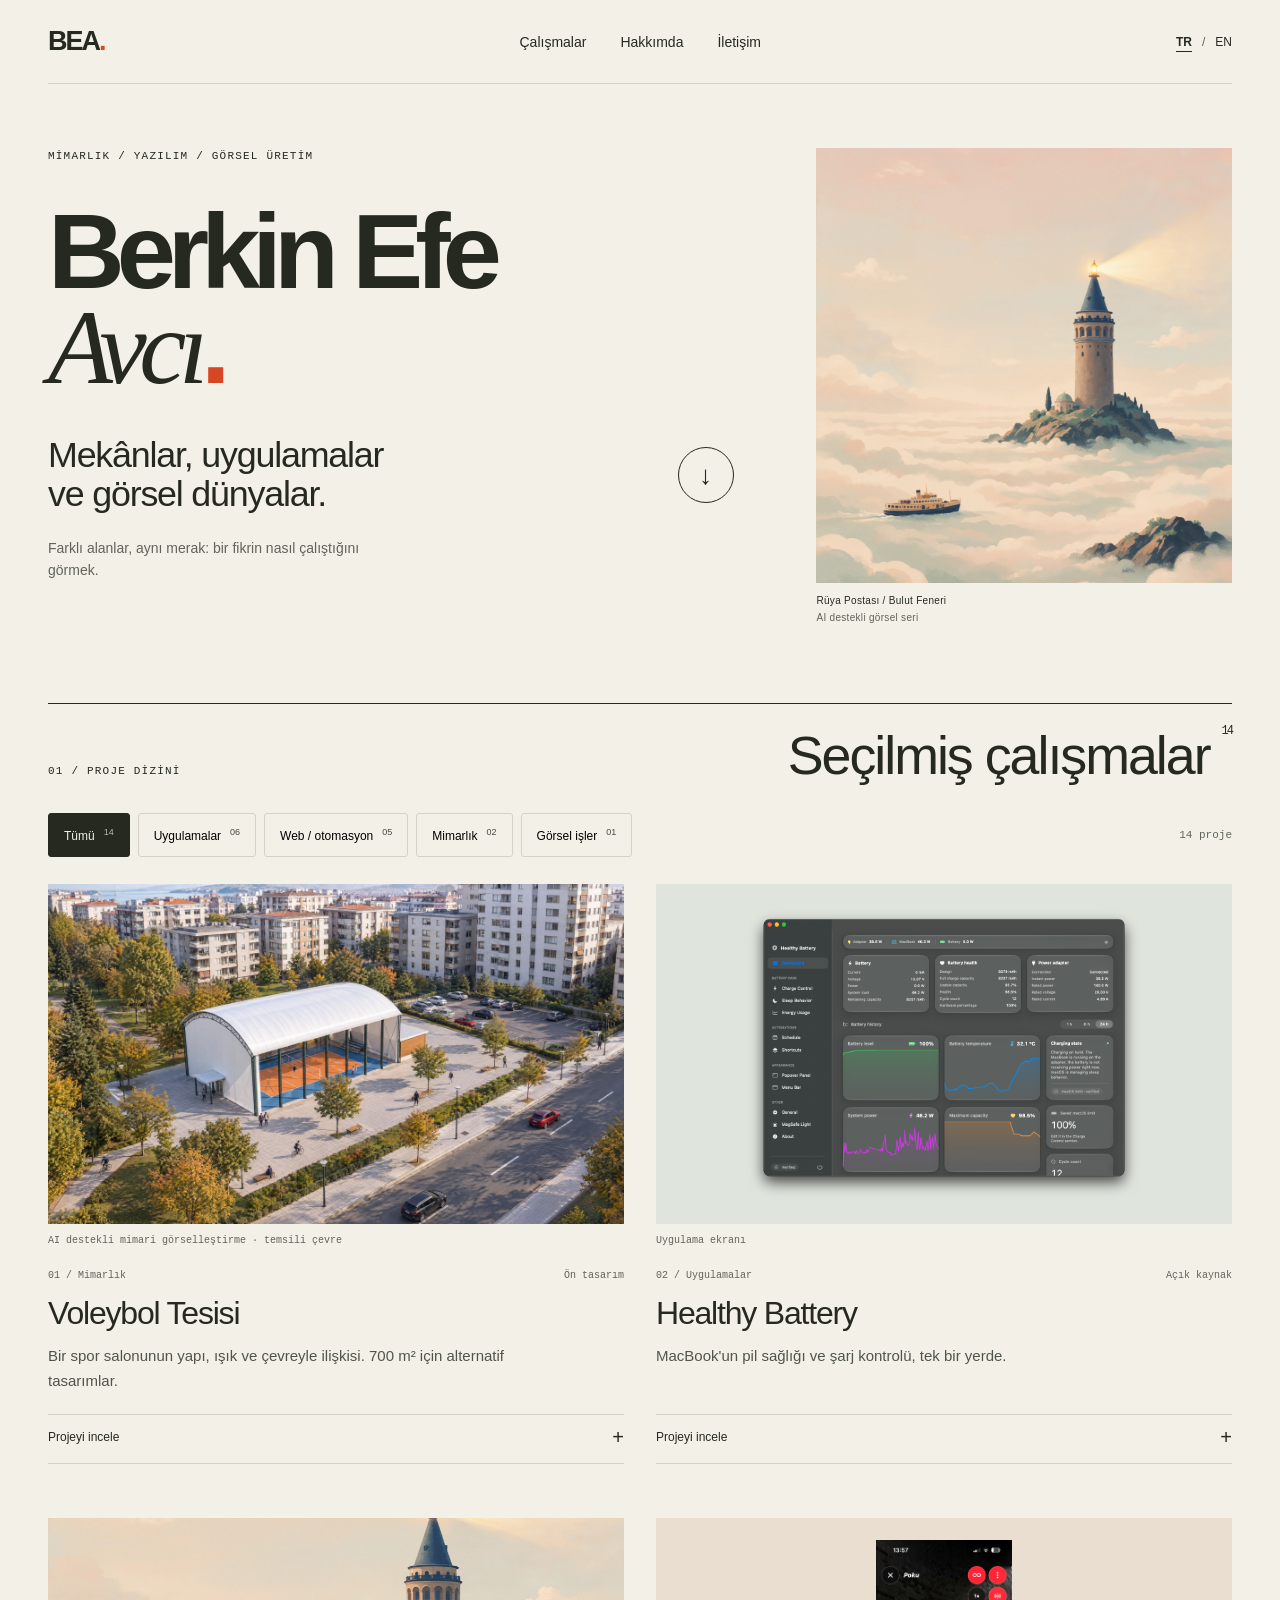
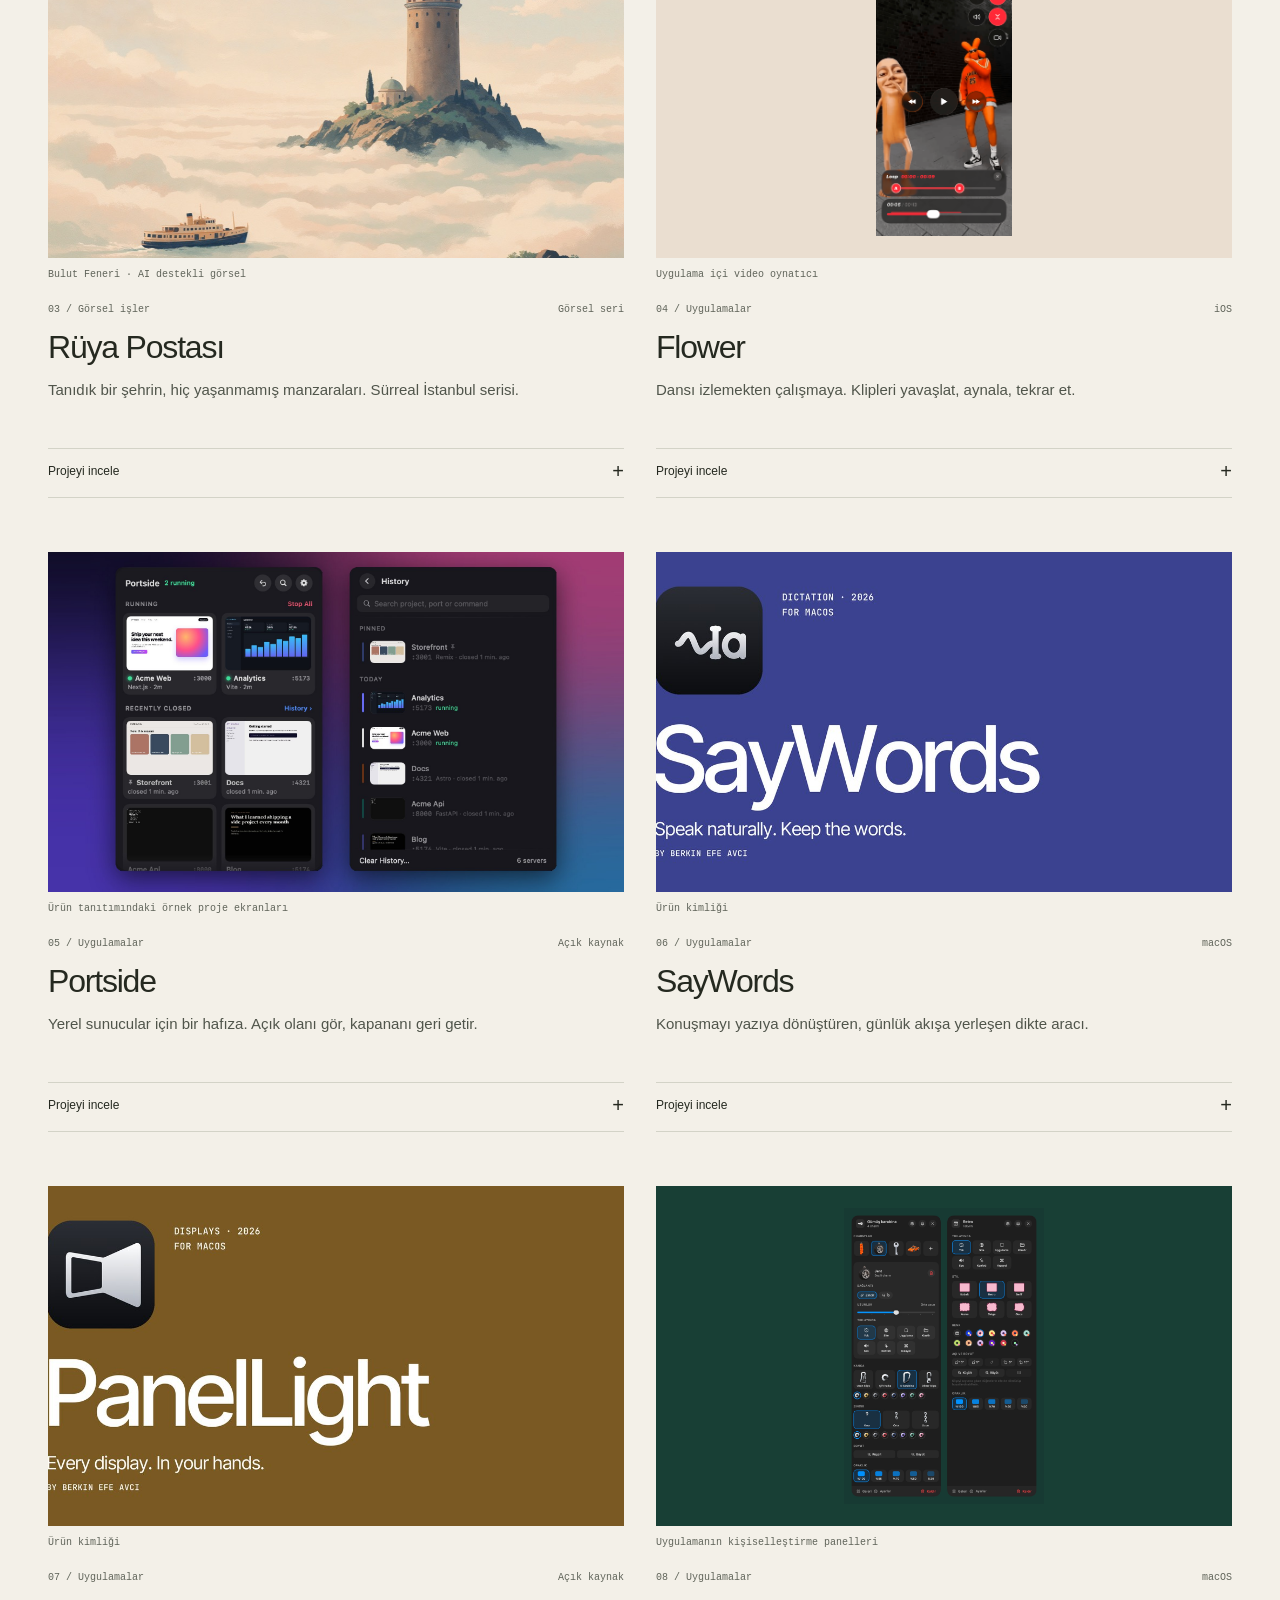
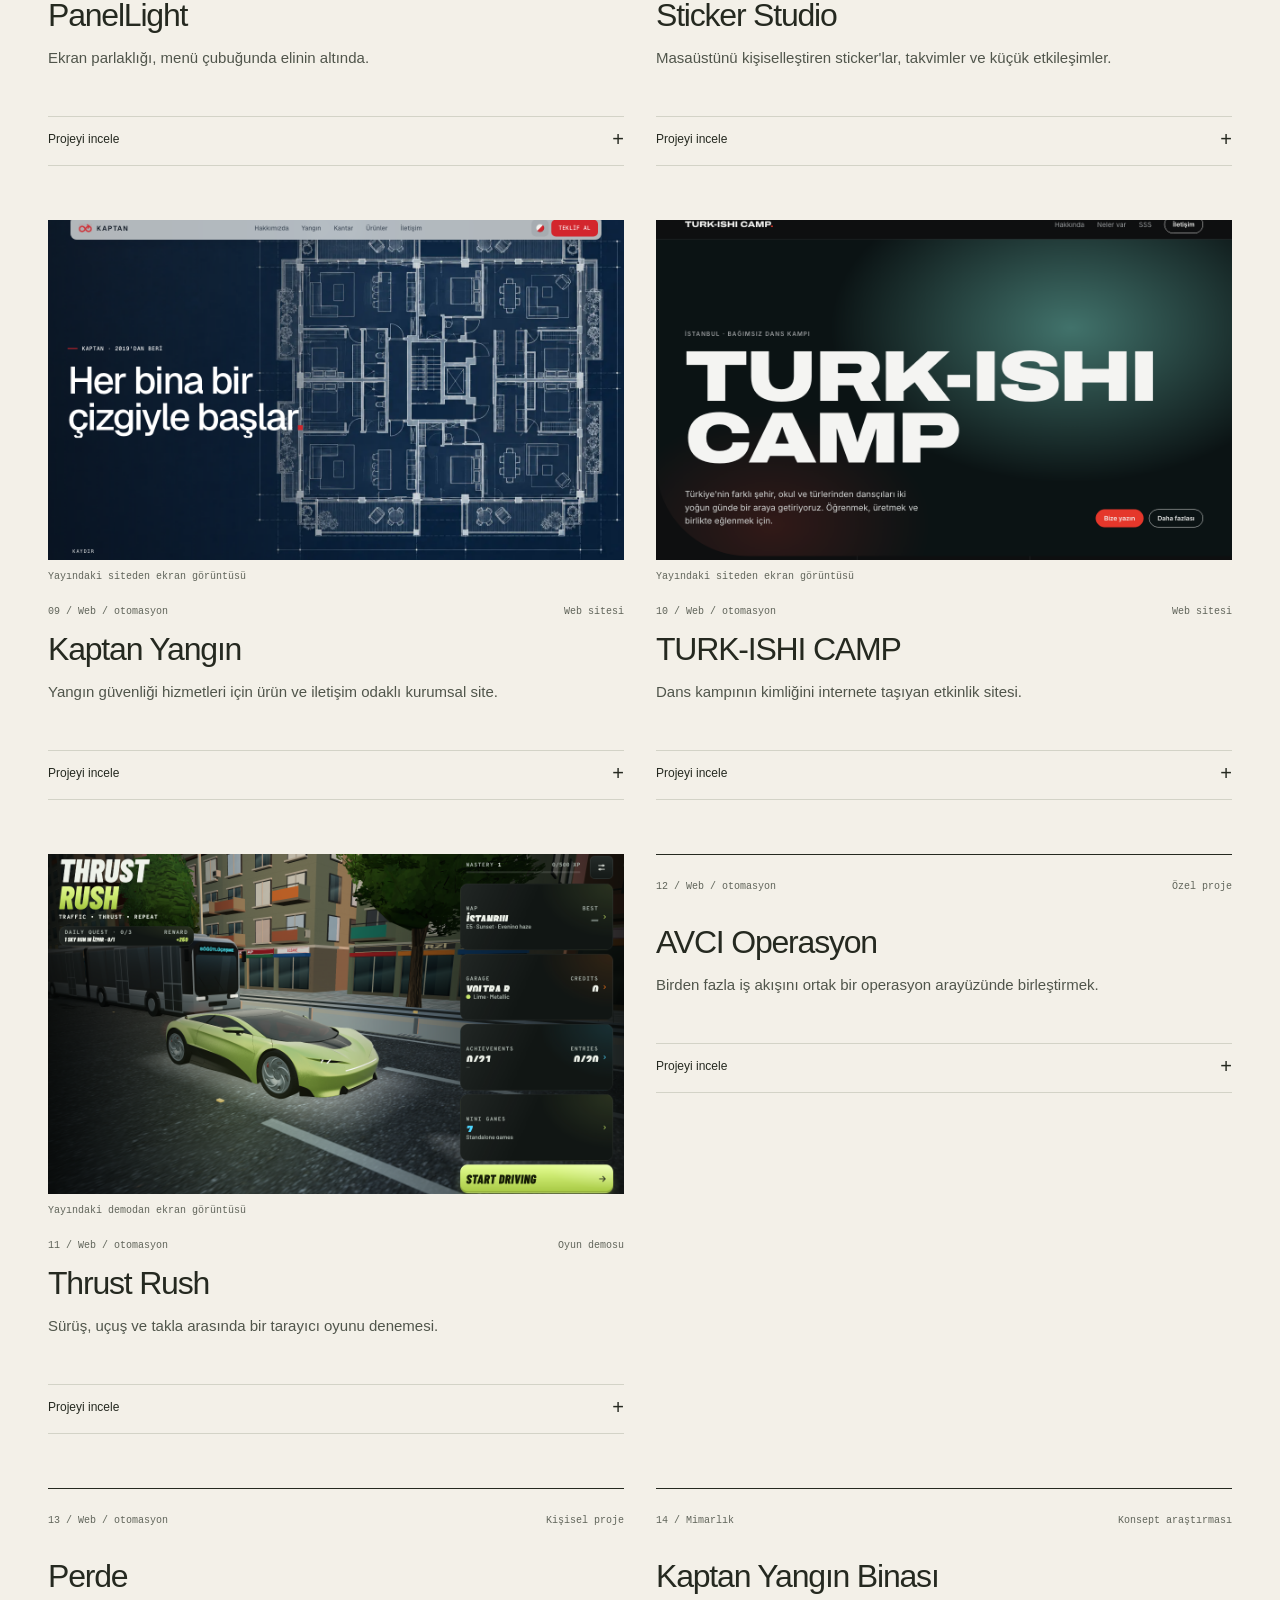
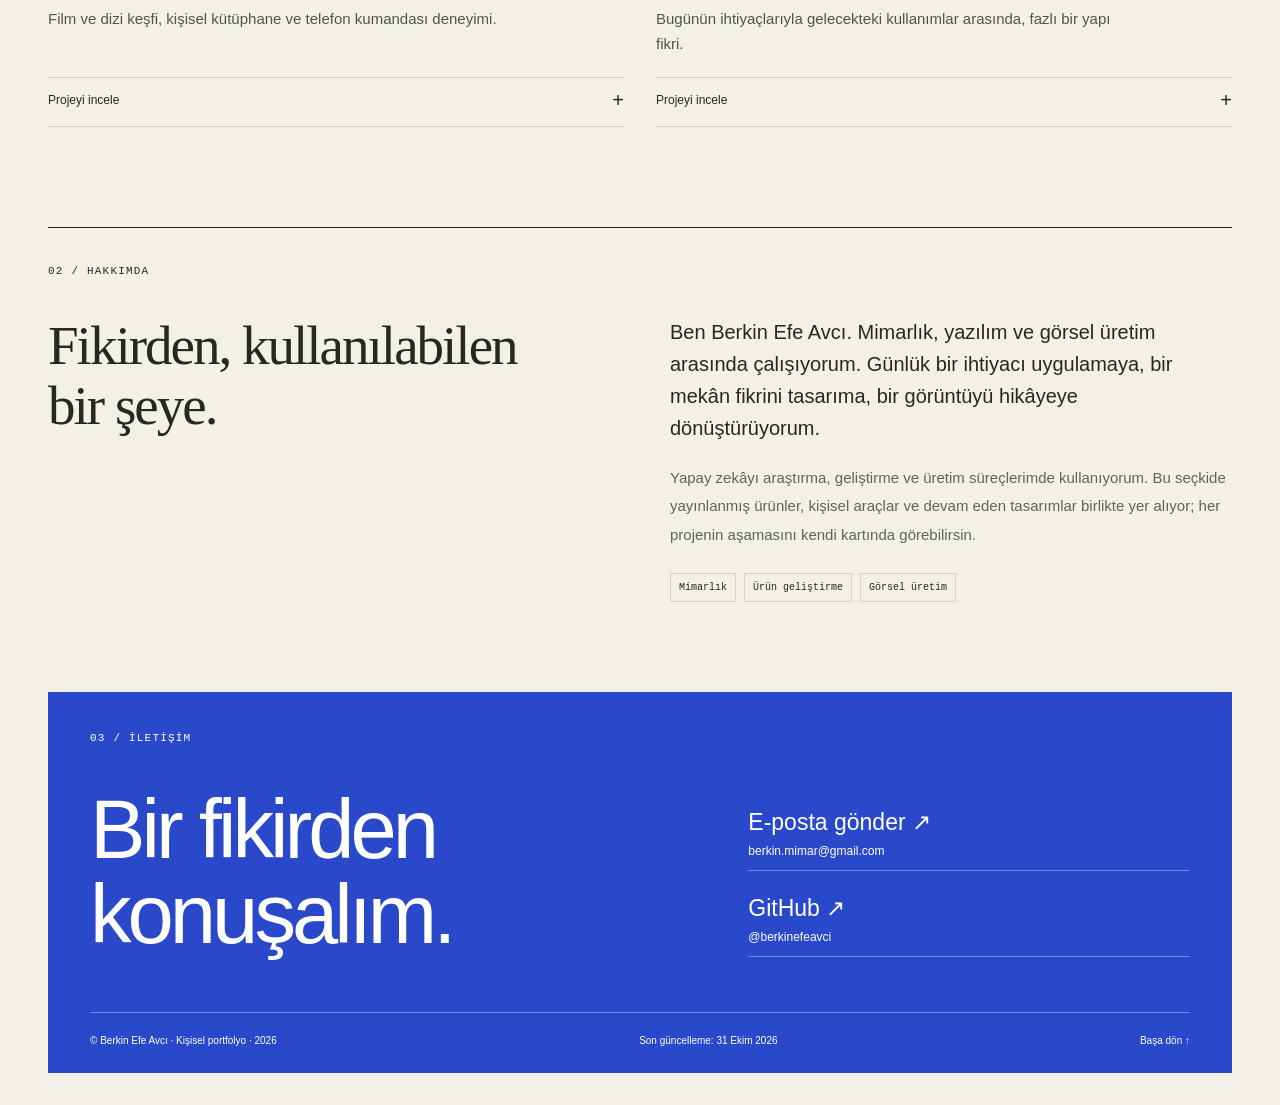
<file: index.html>
<!doctype html>
<html lang="tr"><head><meta charset="utf-8"><meta name="viewport" content="width=device-width,initial-scale=1">
<title>Berkin Efe Avcı — Mimarlık, yazılım ve görsel işler</title><meta name="description" content="Ben Berkin Efe Avcı. Mimarlık, yazılım ve görsel üretim arasında çalışıyorum. Günlük bir ihtiyacı uygulamaya, bir mekân fikrini tasarıma, bir görüntüyü hikâyeye dönüştürüyorum."><meta name="theme-color" content="#f3f0e8">
<link rel="canonical" href="https://berkinefeavci.github.io/"><link rel="alternate" hreflang="tr" href="https://berkinefeavci.github.io/"><link rel="alternate" hreflang="en" href="https://berkinefeavci.github.io/en/"><link rel="alternate" hreflang="x-default" href="https://berkinefeavci.github.io/">
<meta property="og:type" content="website"><meta property="og:title" content="Berkin Efe Avcı — Mimarlık, yazılım ve görsel işler"><meta property="og:description" content="Farklı alanlar, aynı merak: bir fikrin nasıl çalıştığını görmek."><meta property="og:url" content="https://berkinefeavci.github.io/"><meta property="og:image" content="https://berkinefeavci.github.io/assets/volleyball.jpg"><meta name="twitter:card" content="summary_large_image">
<link rel="icon" href="./assets/favicon.svg" type="image/svg+xml"><link rel="stylesheet" href="./style.css"><script src="./app.js" defer></script><script type="application/ld+json">{"@context": "https://schema.org", "@type": "Person", "name": "Berkin Efe Avcı", "url": "https://berkinefeavci.github.io", "sameAs": ["https://github.com/berkinefeavci"]}</script></head>
<body><a class="skip" href="#main">İçeriğe geç</a>
<header id="top"><a class="wordmark" href="./" aria-label="Berkin Efe Avcı">BEA<span>.</span></a><nav aria-label="Ana menü"><a href="#work">Çalışmalar</a><a href="#about">Hakkımda</a><a href="#contact">İletişim</a></nav><div class="languages"><a href="./" lang="tr" aria-current="page">TR</a><span>/</span><a href="./en/" lang="en" >EN</a></div></header>
<main id="main"><section class="hero" aria-labelledby="name"><div class="hero-copy"><p class="eyebrow">MİMARLIK / YAZILIM / GÖRSEL ÜRETİM</p><h1 id="name">Berkin Efe<br><span>Avcı</span><span class="name-dot">.</span></h1><div class="hero-bottom"><h2>Mekânlar, uygulamalar<br>ve görsel dünyalar.</h2><a class="round-link" href="#work" aria-label="Çalışmaları keşfet">↓</a></div><p class="hero-intro">Farklı alanlar, aynı merak: bir fikrin nasıl çalıştığını görmek.</p></div><figure class="hero-art"><a href="#ruya-postasi" aria-label="Rüya Postası"><img src="./assets/ruya-postasi.jpg" alt="Bulutların üzerindeki Galata Kulesi ve vapur; AI destekli sürreal İstanbul görseli" width="3328" height="4992" fetchpriority="high"></a><figcaption><span>Rüya Postası / Bulut Feneri</span><span>AI destekli görsel seri</span></figcaption></figure></section>
<section id="work" aria-labelledby="work-title"><div class="section-heading"><p class="eyebrow">01 / Proje dizini</p><h2 id="work-title">Seçilmiş çalışmalar<sup>14</sup></h2></div><div class="filter-bar"><div class="filters" aria-label="Proje kategorileri" hidden><button type="button" data-filter="all" aria-pressed="true">Tümü<sup>14</sup></button><button type="button" data-filter="apps" aria-pressed="false">Uygulamalar<sup>06</sup></button><button type="button" data-filter="web" aria-pressed="false">Web / otomasyon<sup>05</sup></button><button type="button" data-filter="architecture" aria-pressed="false">Mimarlık<sup>02</sup></button><button type="button" data-filter="visual" aria-pressed="false">Görsel işler<sup>01</sup></button></div><p id="result-count" aria-live="polite">14 proje</p></div><div class="project-grid"><article class="project " id="voleybol" data-category="architecture">
<figure><a class="project-image" href="./assets/volleyball.jpg" target="_blank" rel="noopener" aria-label="Voleybol Tesisi — Görseli büyüt"><img src="./assets/volleyball.jpg" alt="Voleybol Tesisi — AI destekli mimari görselleştirme · temsili çevre" loading="lazy" width="1200" height="800"></a><figcaption>AI destekli mimari görselleştirme · temsili çevre</figcaption></figure><div class="project-body"><div class="project-meta"><span>01 / Mimarlık</span><span>Ön tasarım</span></div>
<h3>Voleybol Tesisi</h3><p class="description">Bir spor salonunun yapı, ışık ve çevreyle ilişkisi. 700 m² için alternatif tasarımlar.</p>
<details><summary>Projeyi incele<span aria-hidden="true">+</span></summary><div class="project-detail"><h4>Çalışma kapsamı</h4><p>Tek sahalı salon ve servis alanları için mekân programı, üç yapı sistemi üzerinden alternatifler, 3D model ve görselleştirme çalışmaları. AI destekli konsept araştırması tasarım sürecinin parçası. Proje ön tasarım aşamasında; görseldeki çevre temsili, yapı inşa edilmedi.</p><p class="tools">3D · Architectural design · AI visualisation</p><div class="project-links"><a href="#voleybol" aria-label="Voleybol Tesisi permalink"># Voleybol Tesisi</a></div></div></details></div></article><article class="project " id="healthy-battery" data-category="apps">
<figure><a class="project-image" href="./assets/healthy-battery.png" target="_blank" rel="noopener" aria-label="Healthy Battery — Görseli büyüt"><img src="./assets/healthy-battery.png" alt="Healthy Battery — Uygulama ekranı" loading="lazy" width="1200" height="800"></a><figcaption>Uygulama ekranı</figcaption></figure><div class="project-body"><div class="project-meta"><span>02 / Uygulamalar</span><span>Açık kaynak</span></div>
<h3>Healthy Battery</h3><p class="description">MacBook&#x27;un pil sağlığı ve şarj kontrolü, tek bir yerde.</p>
<details><summary>Projeyi incele<span aria-hidden="true">+</span></summary><div class="project-detail"><h4>Çalışma kapsamı</h4><p>Şarj sınırı, anlık güç akışı ve pil geçmişini bir araya getiren macOS uygulaması. Donanımdan gelen bilgiyi okunabilir bir panele dönüştürme ve günlük kullanımda erişilebilir tutma üzerine bir ürün çalışması. Apple Silicon MacBook&#x27;lar için geliştirildi.</p><p class="tools">Swift · SwiftUI · macOS</p><div class="project-links"><a href="https://healthybatteryapp.com" target="_blank" rel="noopener">Siteyi aç <span aria-hidden="true">↗</span></a><a href="https://github.com/berkinefeavci/healthy-battery" target="_blank" rel="noopener">GitHub <span aria-hidden="true">↗</span></a><a href="#healthy-battery" aria-label="Healthy Battery permalink"># Healthy Battery</a></div></div></details></div></article><article class="project " id="ruya-postasi" data-category="visual">
<figure><a class="project-image" href="./assets/ruya-postasi.jpg" target="_blank" rel="noopener" aria-label="Rüya Postası — Görseli büyüt"><img src="./assets/ruya-postasi.jpg" alt="Rüya Postası — Bulut Feneri · AI destekli görsel" loading="lazy" width="1200" height="800"></a><figcaption>Bulut Feneri · AI destekli görsel</figcaption></figure><div class="project-body"><div class="project-meta"><span>03 / Görsel işler</span><span>Görsel seri</span></div>
<h3>Rüya Postası</h3><p class="description">Tanıdık bir şehrin, hiç yaşanmamış manzaraları. Sürreal İstanbul serisi.</p>
<details><summary>Projeyi incele<span aria-hidden="true">+</span></summary><div class="project-detail"><h4>Çalışma kapsamı</h4><p>Bulut Feneri, Kum Vapuru, Çay Merdiveni ve Mahalle Balinası: İstanbul&#x27;un tanıdık simgelerinden dört AI destekli görsel çalışma. Konsept, görsel yönlendirme, seçki ve baskıya yönelik sunum. Burada gösterilen eser Bulut Feneri; seri henüz bir baskı teslimi veya satış sonucu olarak sunulmuyor.</p><p class="tools">Art direction · Magnific · AI imagery</p><div class="project-links"><a href="#ruya-postasi" aria-label="Rüya Postası permalink"># Rüya Postası</a></div></div></details></div></article><article class="project " id="flower" data-category="apps">
<figure><a class="project-image" href="./assets/flower.png" target="_blank" rel="noopener" aria-label="Flower — Görseli büyüt"><img src="./assets/flower.png" alt="Flower — Uygulama içi video oynatıcı" loading="lazy" width="1200" height="800"></a><figcaption>Uygulama içi video oynatıcı</figcaption></figure><div class="project-body"><div class="project-meta"><span>04 / Uygulamalar</span><span>iOS</span></div>
<h3>Flower</h3><p class="description">Dansı izlemekten çalışmaya. Klipleri yavaşlat, aynala, tekrar et.</p>
<details><summary>Projeyi incele<span aria-hidden="true">+</span></summary><div class="project-detail"><h4>Çalışma kapsamı</h4><p>Telefondaki dans videolarıyla pratik yapmayı destekleyen iOS uygulaması. Video oynatıcı, hız kontrolü, A–B döngüsü, ayna ve işaretleme akışları etrafında geliştirildi. Ürünün odağı dans pratiği; AI koçluk iddiası taşımıyor.</p><p class="tools">React Native · Expo · iOS</p><div class="project-links"><a href="https://apps.apple.com/us/app/flower-daily-dance-practice/id6767139817" target="_blank" rel="noopener">Siteyi aç <span aria-hidden="true">↗</span></a><a href="#flower" aria-label="Flower permalink"># Flower</a></div></div></details></div></article><article class="project " id="portside" data-category="apps">
<figure><a class="project-image" href="./assets/portside.jpg" target="_blank" rel="noopener" aria-label="Portside — Görseli büyüt"><img src="./assets/portside.jpg" alt="Portside — Ürün tanıtımındaki örnek proje ekranları" loading="lazy" width="1200" height="800"></a><figcaption>Ürün tanıtımındaki örnek proje ekranları</figcaption></figure><div class="project-body"><div class="project-meta"><span>05 / Uygulamalar</span><span>Açık kaynak</span></div>
<h3>Portside</h3><p class="description">Yerel sunucular için bir hafıza. Açık olanı gör, kapananı geri getir.</p>
<details><summary>Projeyi incele<span aria-hidden="true">+</span></summary><div class="project-detail"><h4>Çalışma kapsamı</h4><p>Geliştirme sunucularını macOS menü çubuğundan izleyen araç. Kapanan sunucuların komut ve klasör bilgisini tutarak yeniden başlatma akışını kolaylaştırır. Önizleme, port bilgisi ve geçmişi bir araya getirir.</p><p class="tools">Swift · SwiftUI · macOS</p><div class="project-links"><a href="https://portsidemac.com" target="_blank" rel="noopener">Siteyi aç <span aria-hidden="true">↗</span></a><a href="https://github.com/berkinefeavci/portside" target="_blank" rel="noopener">GitHub <span aria-hidden="true">↗</span></a><a href="#portside" aria-label="Portside permalink"># Portside</a></div></div></details></div></article><article class="project " id="saywords" data-category="apps">
<figure><a class="project-image" href="./assets/saywords.jpg" target="_blank" rel="noopener" aria-label="SayWords — Görseli büyüt"><img src="./assets/saywords.jpg" alt="SayWords — Ürün kimliği" loading="lazy" width="1200" height="800"></a><figcaption>Ürün kimliği</figcaption></figure><div class="project-body"><div class="project-meta"><span>06 / Uygulamalar</span><span>macOS</span></div>
<h3>SayWords</h3><p class="description">Konuşmayı yazıya dönüştüren, günlük akışa yerleşen dikte aracı.</p>
<details><summary>Projeyi incele<span aria-hidden="true">+</span></summary><div class="project-detail"><h4>Çalışma kapsamı</h4><p>Apple Silicon Mac&#x27;ler için dikte deneyimi. Yerel konuşma motorları, isteğe bağlı bulut seçenekleri, kişisel sözlük ve AI metin düzenleme akışlarını bir araya getirir. Gizlilik ve hız tercihlerini kullanıcının seçimine bırakır.</p><p class="tools">Swift · SwiftUI · Speech recognition</p><div class="project-links"><a href="https://saywordsapp.com" target="_blank" rel="noopener">Siteyi aç <span aria-hidden="true">↗</span></a><a href="https://github.com/berkinefeavci/saywords" target="_blank" rel="noopener">GitHub <span aria-hidden="true">↗</span></a><a href="#saywords" aria-label="SayWords permalink"># SayWords</a></div></div></details></div></article><article class="project " id="panellight" data-category="apps">
<figure><a class="project-image" href="./assets/panellight.jpg" target="_blank" rel="noopener" aria-label="PanelLight — Görseli büyüt"><img src="./assets/panellight.jpg" alt="PanelLight — Ürün kimliği" loading="lazy" width="1200" height="800"></a><figcaption>Ürün kimliği</figcaption></figure><div class="project-body"><div class="project-meta"><span>07 / Uygulamalar</span><span>Açık kaynak</span></div>
<h3>PanelLight</h3><p class="description">Ekran parlaklığı, menü çubuğunda elinin altında.</p>
<details><summary>Projeyi incele<span aria-hidden="true">+</span></summary><div class="project-detail"><h4>Çalışma kapsamı</h4><p>Mac ekranı ve desteklenen harici monitörlerde parlaklık kontrolü. Harici ekranlarda DDC/CI iletişimini basit bir menü çubuğu arayüzüyle birleştirir. Donanım ve bağlantıya göre uyumluluk değişir.</p><p class="tools">Swift · macOS · DDC/CI</p><div class="project-links"><a href="https://panellightapp.com" target="_blank" rel="noopener">Siteyi aç <span aria-hidden="true">↗</span></a><a href="https://github.com/berkinefeavci/PanelLight" target="_blank" rel="noopener">GitHub <span aria-hidden="true">↗</span></a><a href="#panellight" aria-label="PanelLight permalink"># PanelLight</a></div></div></details></div></article><article class="project " id="sticker-studio" data-category="apps">
<figure><a class="project-image" href="./assets/sticker-studio.jpg" target="_blank" rel="noopener" aria-label="Sticker Studio — Görseli büyüt"><img src="./assets/sticker-studio.jpg" alt="Sticker Studio — Uygulamanın kişiselleştirme panelleri" loading="lazy" width="1200" height="800"></a><figcaption>Uygulamanın kişiselleştirme panelleri</figcaption></figure><div class="project-body"><div class="project-meta"><span>08 / Uygulamalar</span><span>macOS</span></div>
<h3>Sticker Studio</h3><p class="description">Masaüstünü kişiselleştiren sticker&#x27;lar, takvimler ve küçük etkileşimler.</p>
<details><summary>Projeyi incele<span aria-hidden="true">+</span></summary><div class="project-detail"><h4>Çalışma kapsamı</h4><p>Mac masaüstü için kesimli sticker, takvim, not ve anahtarlık deneyimleri. Yerleşim ve görünüm ayarlarıyla dijital masaüstünü kişisel bir alana dönüştürme üzerine bir uygulama çalışması.</p><p class="tools">Swift · macOS · Interaction design</p><div class="project-links"><a href="https://stickerstudioapp.com" target="_blank" rel="noopener">Siteyi aç <span aria-hidden="true">↗</span></a><a href="https://github.com/berkinefeavci/sticker-studio" target="_blank" rel="noopener">GitHub <span aria-hidden="true">↗</span></a><a href="#sticker-studio" aria-label="Sticker Studio permalink"># Sticker Studio</a></div></div></details></div></article><article class="project " id="kaptan-web" data-category="web">
<figure><a class="project-image" href="./assets/kaptan.png" target="_blank" rel="noopener" aria-label="Kaptan Yangın — Görseli büyüt"><img src="./assets/kaptan.png" alt="Kaptan Yangın — Yayındaki siteden ekran görüntüsü" loading="lazy" width="1200" height="800"></a><figcaption>Yayındaki siteden ekran görüntüsü</figcaption></figure><div class="project-body"><div class="project-meta"><span>09 / Web / otomasyon</span><span>Web sitesi</span></div>
<h3>Kaptan Yangın</h3><p class="description">Yangın güvenliği hizmetleri için ürün ve iletişim odaklı kurumsal site.</p>
<details><summary>Projeyi incele<span aria-hidden="true">+</span></summary><div class="project-detail"><h4>Çalışma kapsamı</h4><p>Ürünleri ve hizmetleri anlaşılır bir sayfa yapısında buluşturan kurumsal web çalışması. Hizmet bilgisi, ürün sunumu ve iletişim akışını aynı yapıda toplar. Statik site Cloudflare üzerinde yayınlanır.</p><p class="tools">HTML · CSS · JavaScript · Cloudflare</p><div class="project-links"><a href="https://7kaptan.com" target="_blank" rel="noopener">Siteyi aç <span aria-hidden="true">↗</span></a><a href="https://github.com/berkinefeavci/kaptan-site" target="_blank" rel="noopener">GitHub <span aria-hidden="true">↗</span></a><a href="#kaptan-web" aria-label="Kaptan Yangın permalink"># Kaptan Yangın</a></div></div></details></div></article><article class="project " id="turkish-camp" data-category="web">
<figure><a class="project-image" href="./assets/turkish-camp.png" target="_blank" rel="noopener" aria-label="TURK-ISHI CAMP — Görseli büyüt"><img src="./assets/turkish-camp.png" alt="TURK-ISHI CAMP — Yayındaki siteden ekran görüntüsü" loading="lazy" width="1200" height="800"></a><figcaption>Yayındaki siteden ekran görüntüsü</figcaption></figure><div class="project-body"><div class="project-meta"><span>10 / Web / otomasyon</span><span>Web sitesi</span></div>
<h3>TURK-ISHI CAMP</h3><p class="description">Dans kampının kimliğini internete taşıyan etkinlik sitesi.</p>
<details><summary>Projeyi incele<span aria-hidden="true">+</span></summary><div class="project-detail"><h4>Çalışma kapsamı</h4><p>İstanbul merkezli dans kampı için web sunumu. Etkinliğin kimliği ve tanıtımını bir araya getiren site GitHub Pages üzerinde yayınlanır.</p><p class="tools">Web design · GitHub Pages</p><div class="project-links"><a href="https://turkishicamp.com" target="_blank" rel="noopener">Siteyi aç <span aria-hidden="true">↗</span></a><a href="https://github.com/berkinefeavci/turkishicamp-site" target="_blank" rel="noopener">GitHub <span aria-hidden="true">↗</span></a><a href="#turkish-camp" aria-label="TURK-ISHI CAMP permalink"># TURK-ISHI CAMP</a></div></div></details></div></article><article class="project " id="thrust-rush" data-category="web">
<figure><a class="project-image" href="./assets/thrust-rush.png" target="_blank" rel="noopener" aria-label="Thrust Rush — Görseli büyüt"><img src="./assets/thrust-rush.png" alt="Thrust Rush — Yayındaki demodan ekran görüntüsü" loading="lazy" width="1200" height="800"></a><figcaption>Yayındaki demodan ekran görüntüsü</figcaption></figure><div class="project-body"><div class="project-meta"><span>11 / Web / otomasyon</span><span>Oyun demosu</span></div>
<h3>Thrust Rush</h3><p class="description">Sürüş, uçuş ve takla arasında bir tarayıcı oyunu denemesi.</p>
<details><summary>Projeyi incele<span aria-hidden="true">+</span></summary><div class="project-detail"><h4>Çalışma kapsamı</h4><p>Türkiye temalı parkurlarla sürüş ve uçuş mekaniklerini birleştiren WebGL/Canvas demosu. Oyun kontrolü, sahne ve araç hissi üzerine deneysel geliştirme. Tamamlanmış ticari oyun olarak sunulmuyor.</p><p class="tools">JavaScript · WebGL · Canvas · PWA</p><div class="project-links"><a href="https://oyun.7kaptan.com" target="_blank" rel="noopener">Siteyi aç <span aria-hidden="true">↗</span></a><a href="#thrust-rush" aria-label="Thrust Rush permalink"># Thrust Rush</a></div></div></details></div></article><article class="project text-project" id="avci-operasyon" data-category="web">
<div class="project-body"><div class="project-meta"><span>12 / Web / otomasyon</span><span>Özel proje</span></div>
<h3>AVCI Operasyon</h3><p class="description">Birden fazla iş akışını ortak bir operasyon arayüzünde birleştirmek.</p>
<details><summary>Projeyi incele<span aria-hidden="true">+</span></summary><div class="project-detail"><h4>Çalışma kapsamı</h4><p>İş takibi, belge akışları ve operasyon ihtiyaçları için geliştirilen şirket içi uygulama. Arayüz ve süreç tasarımı ile web uygulaması geliştirmesini bir araya getirir. Müşteri kayıtları, belgeler ve özel kaynak kodu bu vitrinde paylaşılmıyor.</p><p class="tools">React · Hono · PostgreSQL</p><div class="project-links"><a href="#avci-operasyon" aria-label="AVCI Operasyon permalink"># AVCI Operasyon</a></div></div></details></div></article><article class="project text-project" id="perde" data-category="web">
<div class="project-body"><div class="project-meta"><span>13 / Web / otomasyon</span><span>Kişisel proje</span></div>
<h3>Perde</h3><p class="description">Film ve dizi keşfi, kişisel kütüphane ve telefon kumandası deneyimi.</p>
<details><summary>Projeyi incele<span aria-hidden="true">+</span></summary><div class="project-detail"><h4>Çalışma kapsamı</h4><p>Katalog arama, izleme listesi, kişisel puanlama ve kumanda arayüzlerini bir araya getiren kişisel proje. Web ve mobil etkileşimleri üzerine geliştirme çalışması; herkese açık bir yayın hizmeti değil.</p><p class="tools">JavaScript · Node.js · SwiftUI</p><div class="project-links"><a href="#perde" aria-label="Perde permalink"># Perde</a></div></div></details></div></article><article class="project text-project" id="kaptan-bina" data-category="architecture">
<div class="project-body"><div class="project-meta"><span>14 / Mimarlık</span><span>Konsept araştırması</span></div>
<h3>Kaptan Yangın Binası</h3><p class="description">Bugünün ihtiyaçlarıyla gelecekteki kullanımlar arasında, fazlı bir yapı fikri.</p>
<details><summary>Projeyi incele<span aria-hidden="true">+</span></summary><div class="project-detail"><h4>Çalışma kapsamı</h4><p>Mekân programı, mevcut yapının korunması ve aşamalı kullanım üzerine alternatif konsept araştırmaları. AI destekli tasarım değerlendirmeleriyle farklı yaklaşımlar karşılaştırılıyor. Çalışma konsept aşamasında; uygulama projesi veya tamamlanmış yapı değil.</p><p class="tools">Architecture · Spatial planning · AI research</p><div class="project-links"><a href="#kaptan-bina" aria-label="Kaptan Yangın Binası permalink"># Kaptan Yangın Binası</a></div></div></details></div></article></div></section>
<section class="about" id="about"><p class="eyebrow">02 / Hakkımda</p><div class="about-grid"><h2>Fikirden, kullanılabilen<br>bir şeye.</h2><div><p class="about-lead">Ben Berkin Efe Avcı. Mimarlık, yazılım ve görsel üretim arasında çalışıyorum. Günlük bir ihtiyacı uygulamaya, bir mekân fikrini tasarıma, bir görüntüyü hikâyeye dönüştürüyorum.</p><p>Yapay zekâyı araştırma, geliştirme ve üretim süreçlerimde kullanıyorum. Bu seçkide yayınlanmış ürünler, kişisel araçlar ve devam eden tasarımlar birlikte yer alıyor; her projenin aşamasını kendi kartında görebilirsin.</p><div class="disciplines"><span>Mimarlık</span><span>Ürün geliştirme</span><span>Görsel üretim</span></div></div></div></section>
</main><footer id="contact"><p class="eyebrow">03 / İletişim</p><div class="contact-grid"><h2>Bir fikirden<br>konuşalım.</h2><div class="contact-links"><a href="mailto:berkin.mimar@gmail.com">E-posta gönder ↗<small>berkin.mimar@gmail.com</small></a><a href="https://github.com/berkinefeavci" target="_blank" rel="noopener">GitHub ↗<small>@berkinefeavci</small></a></div></div><div class="footer-bottom"><span>© Berkin Efe Avcı · Kişisel portfolyo · 2026</span><span>Son güncelleme: 31 Ekim 2026</span><a href="#top">Başa dön ↑</a></div></footer></body></html>
</file>
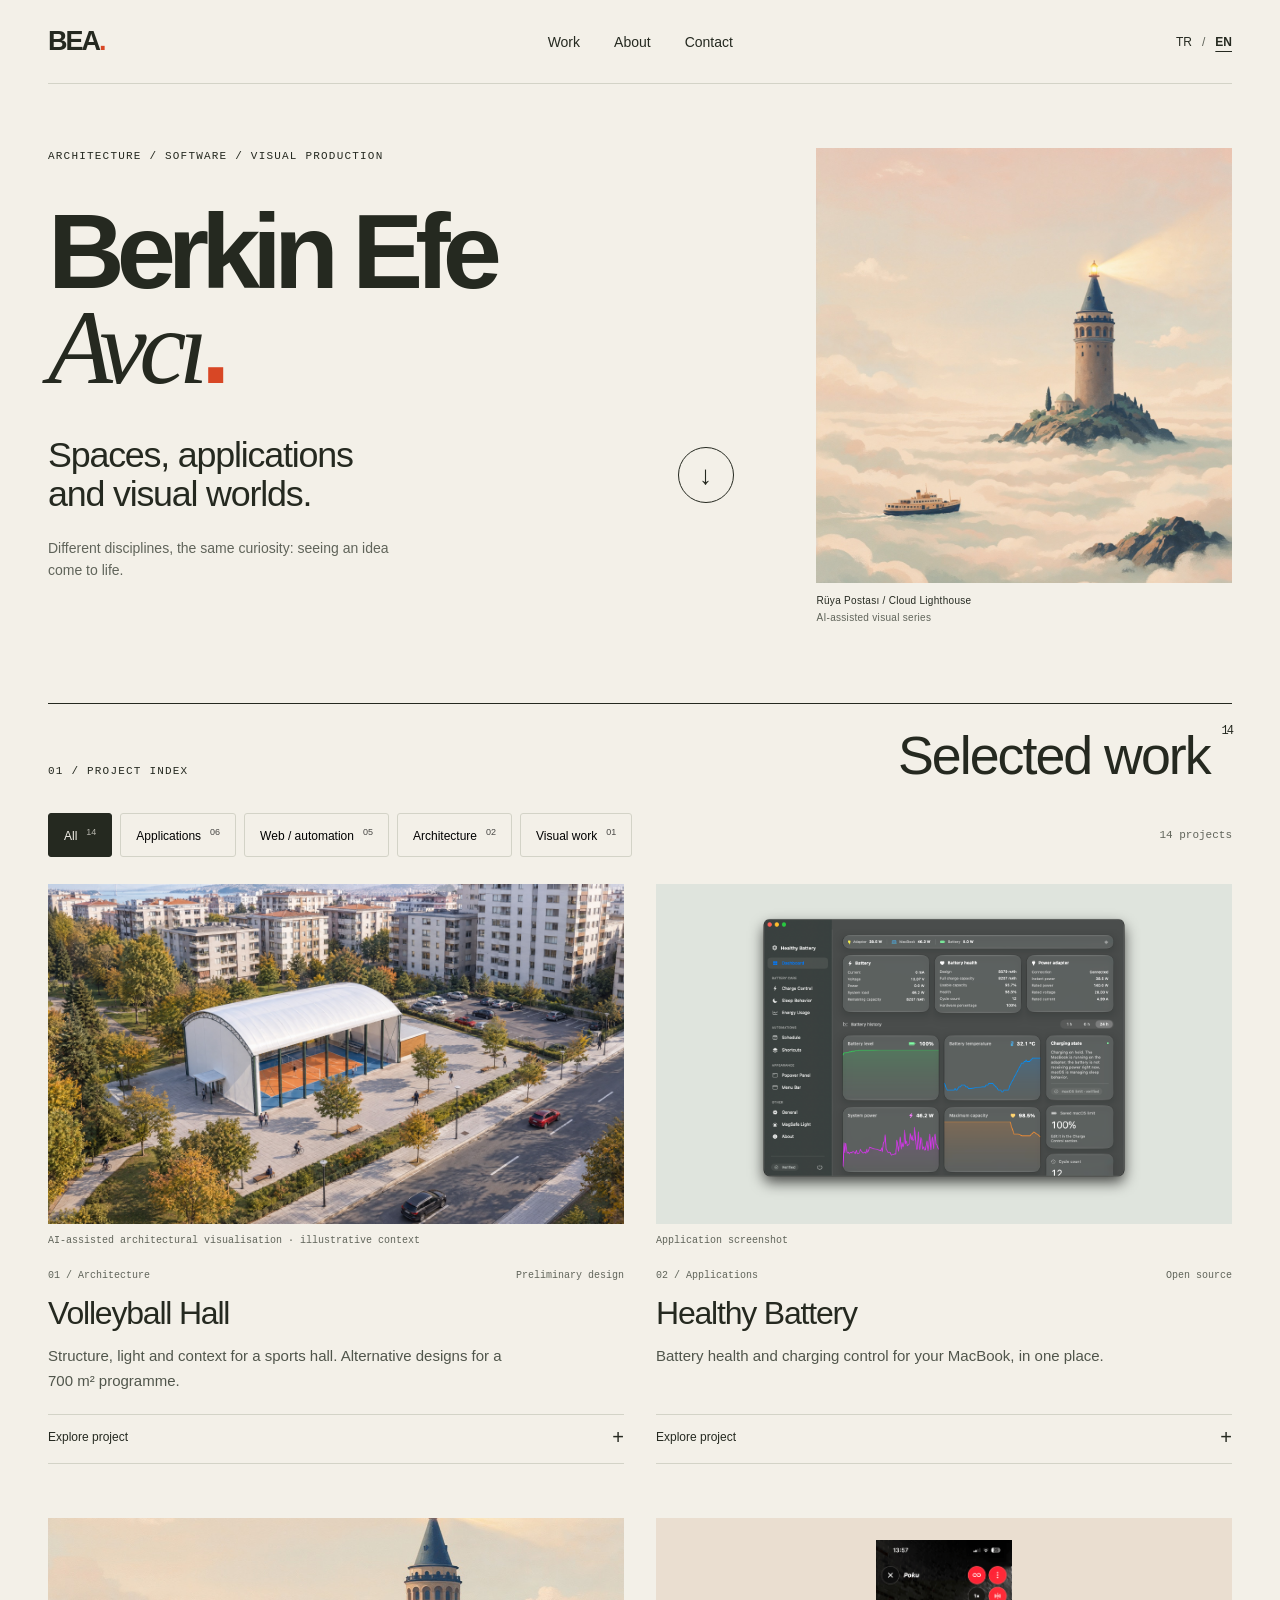
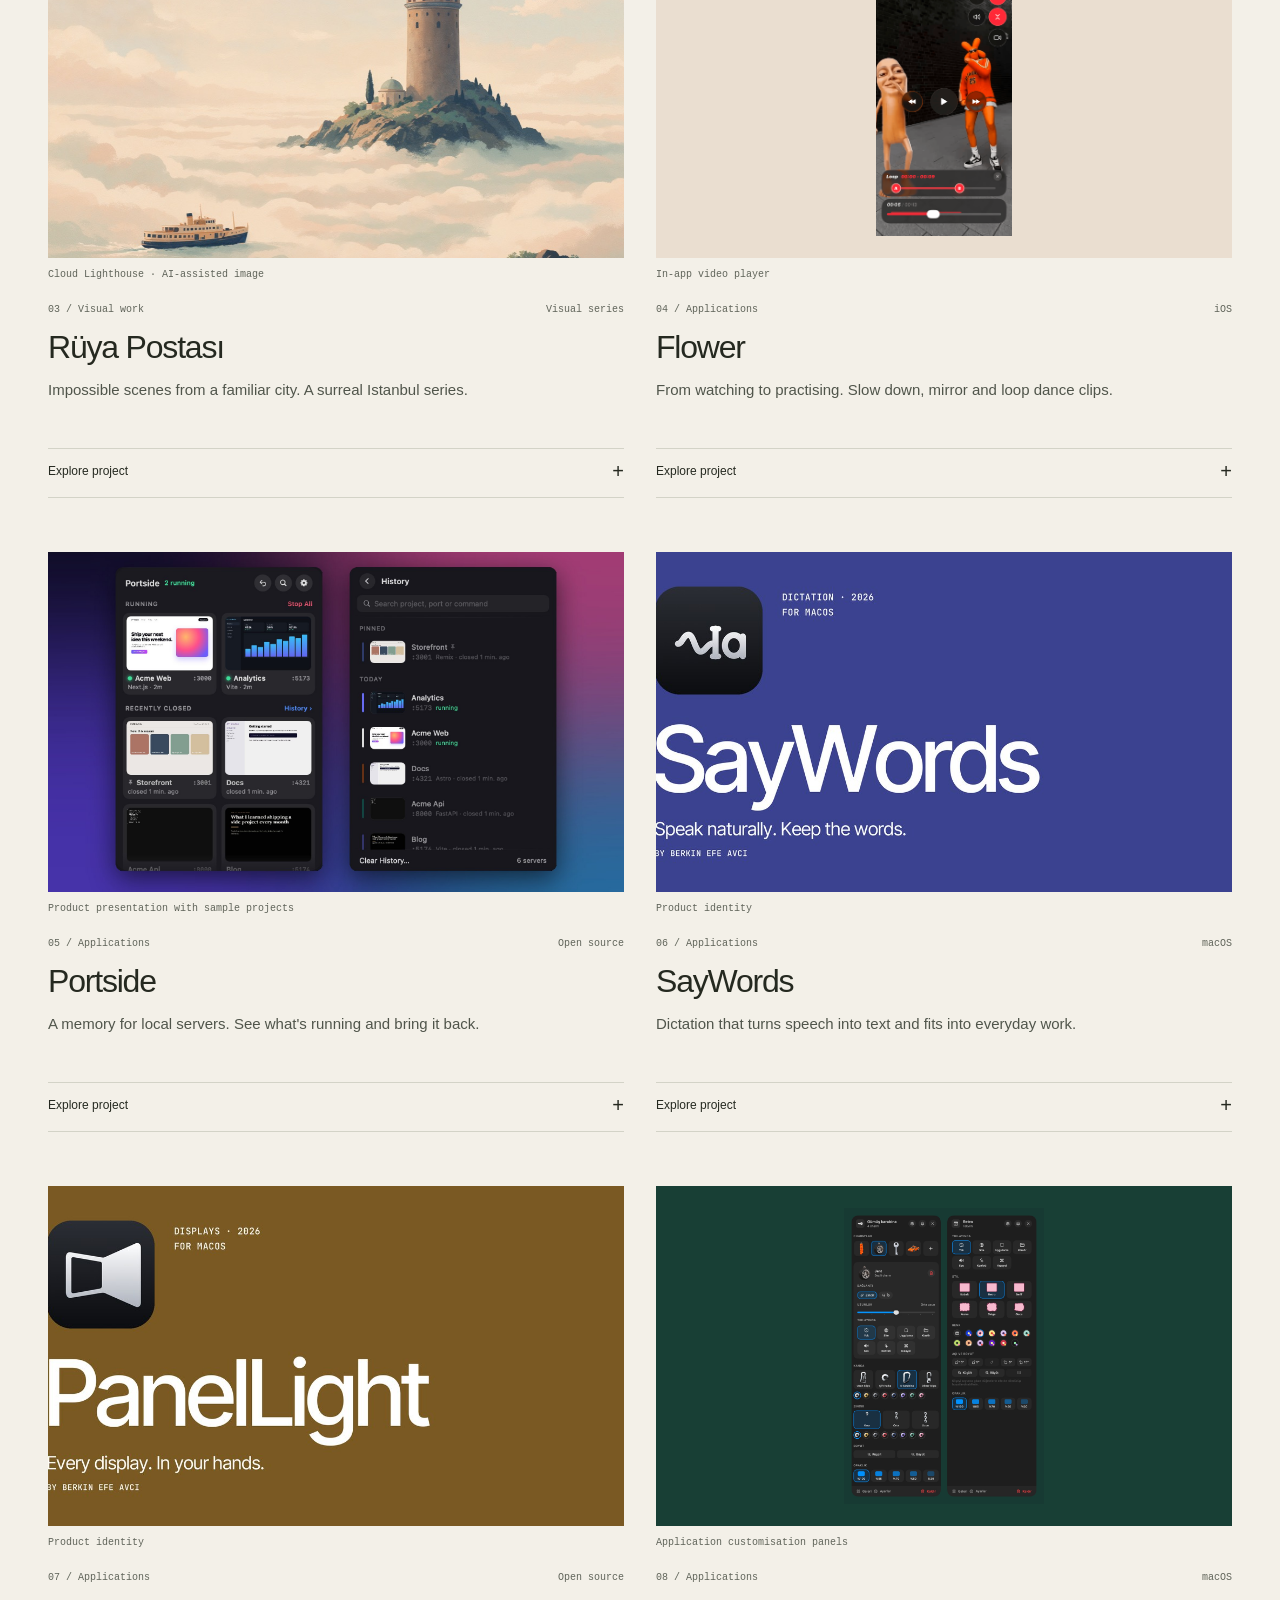
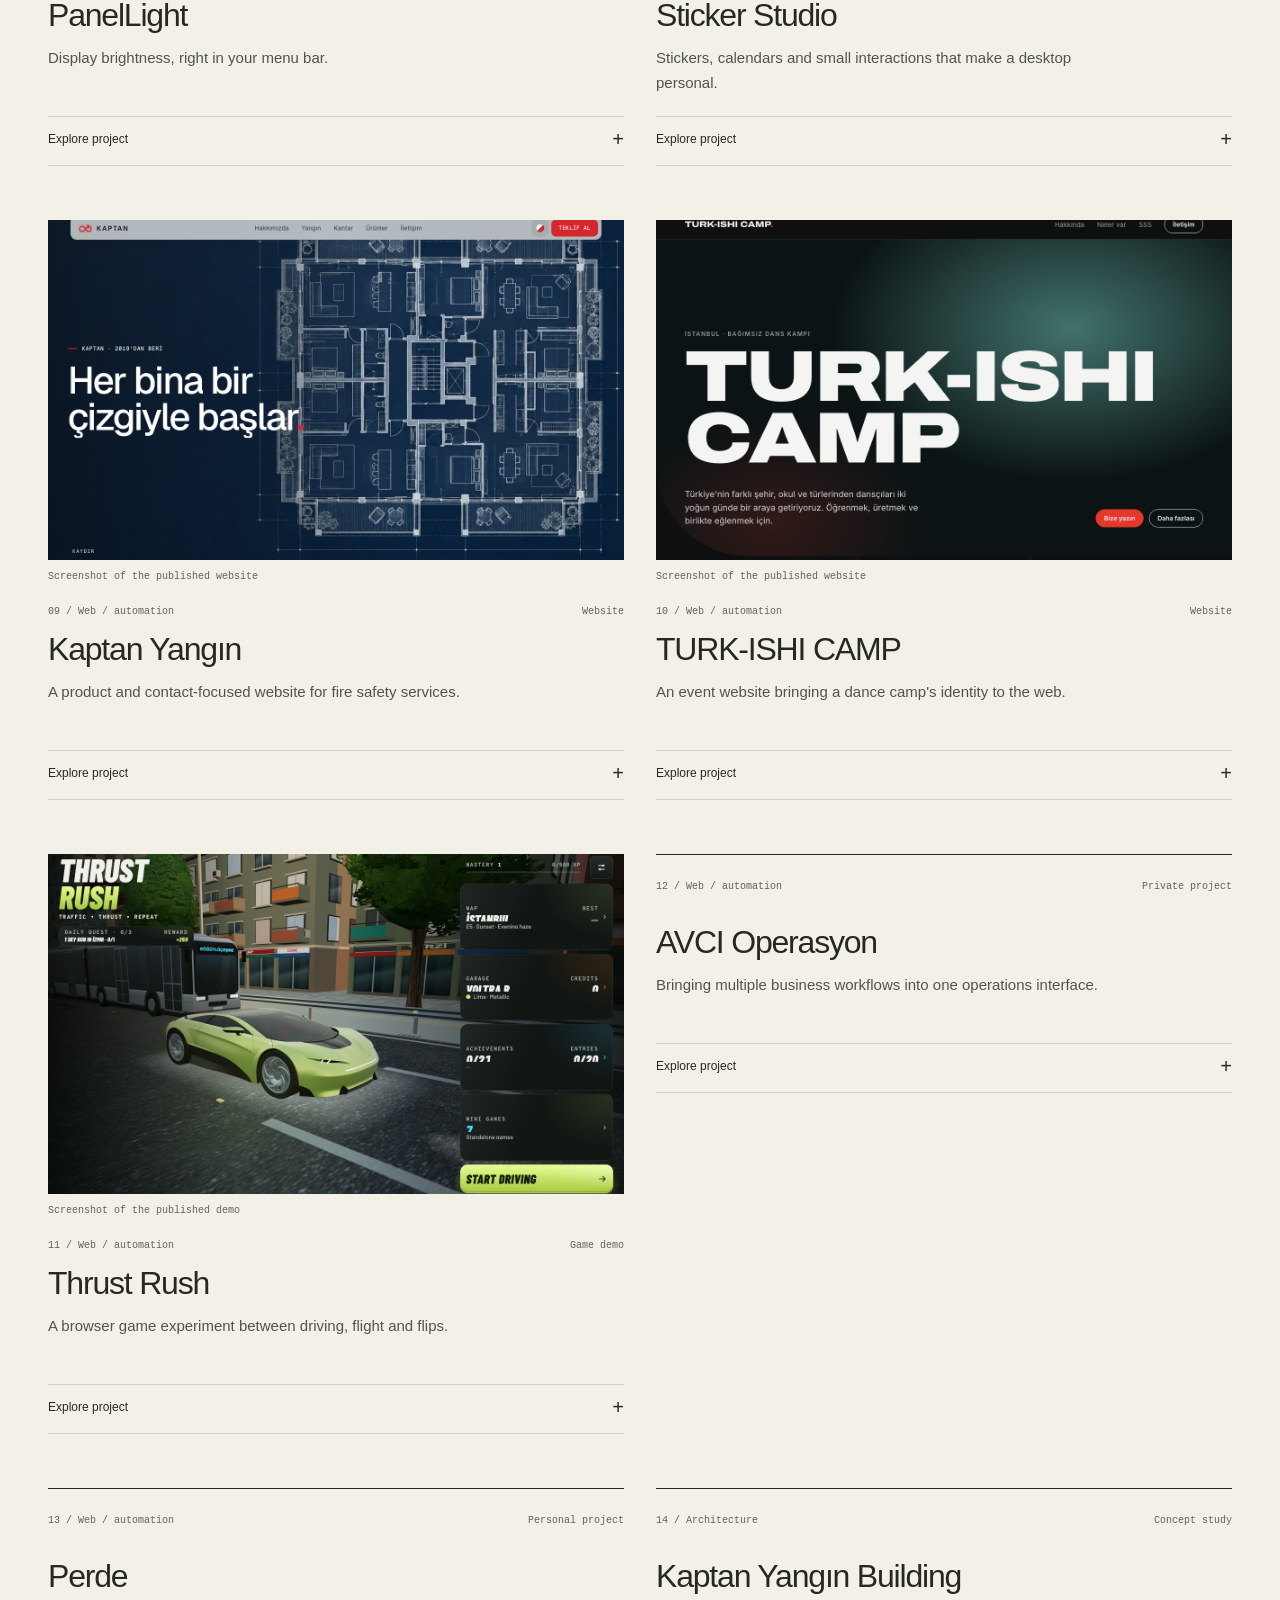
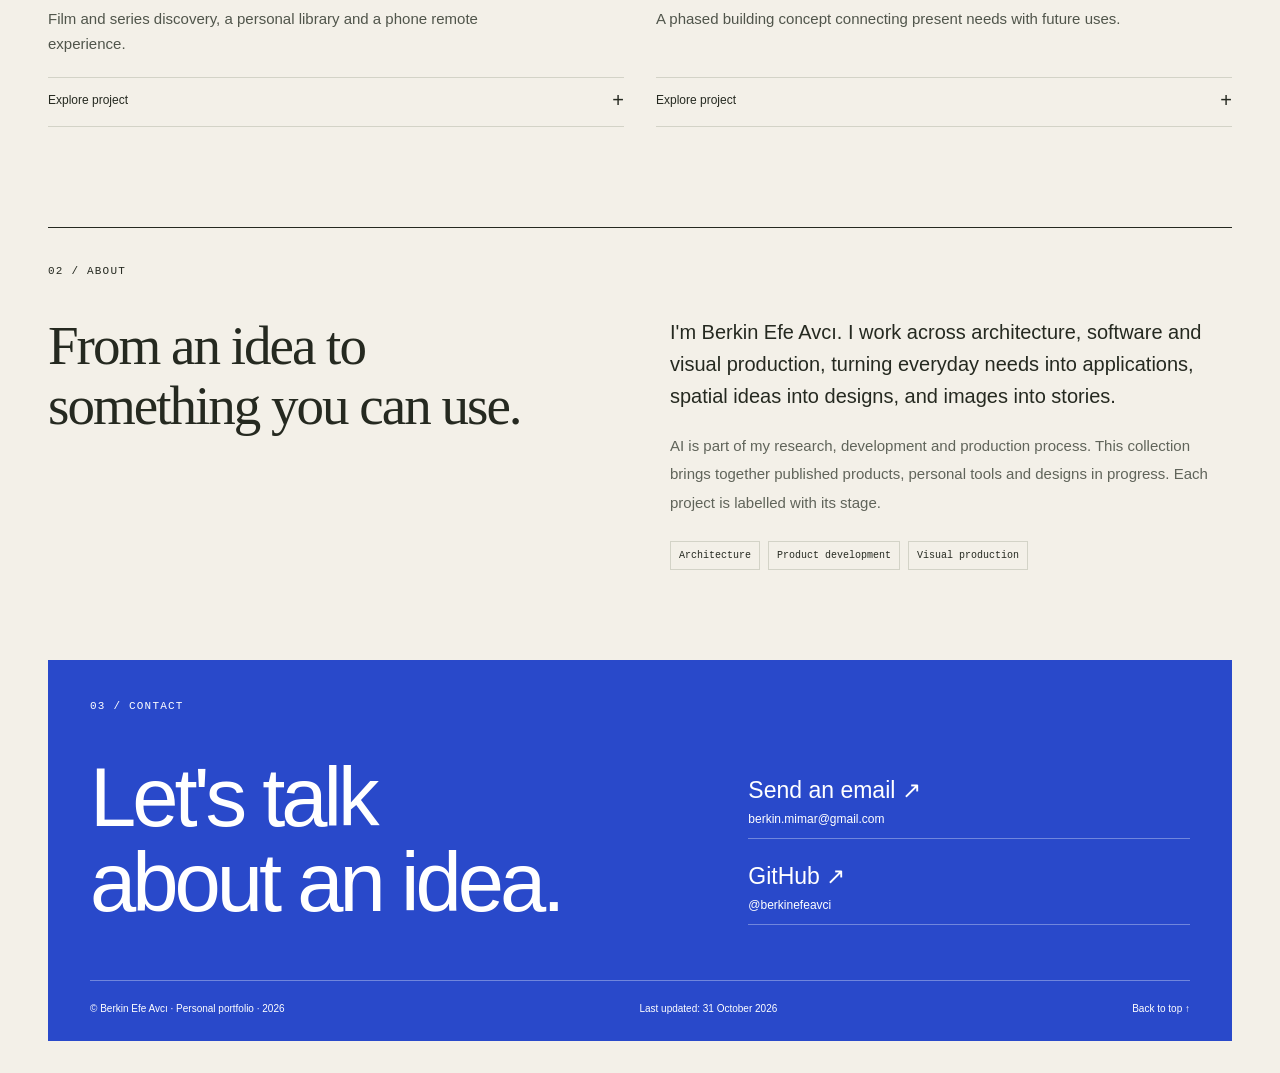
<file: en/index.html>
<!doctype html>
<html lang="en"><head><meta charset="utf-8"><meta name="viewport" content="width=device-width,initial-scale=1">
<title>Berkin Efe Avcı — Architecture, software and visual work</title><meta name="description" content="I&#x27;m Berkin Efe Avcı. I work across architecture, software and visual production, turning everyday needs into applications, spatial ideas into designs, and images into stories."><meta name="theme-color" content="#f3f0e8">
<link rel="canonical" href="https://berkinefeavci.github.io/en/"><link rel="alternate" hreflang="tr" href="https://berkinefeavci.github.io/"><link rel="alternate" hreflang="en" href="https://berkinefeavci.github.io/en/"><link rel="alternate" hreflang="x-default" href="https://berkinefeavci.github.io/">
<meta property="og:type" content="website"><meta property="og:title" content="Berkin Efe Avcı — Architecture, software and visual work"><meta property="og:description" content="Different disciplines, the same curiosity: seeing an idea come to life."><meta property="og:url" content="https://berkinefeavci.github.io/en/"><meta property="og:image" content="https://berkinefeavci.github.io/assets/volleyball.jpg"><meta name="twitter:card" content="summary_large_image">
<link rel="icon" href="../assets/favicon.svg" type="image/svg+xml"><link rel="stylesheet" href="../style.css"><script src="../app.js" defer></script><script type="application/ld+json">{"@context": "https://schema.org", "@type": "Person", "name": "Berkin Efe Avcı", "url": "https://berkinefeavci.github.io", "sameAs": ["https://github.com/berkinefeavci"]}</script></head>
<body><a class="skip" href="#main">Skip to content</a>
<header id="top"><a class="wordmark" href="../" aria-label="Berkin Efe Avcı">BEA<span>.</span></a><nav aria-label="Main navigation"><a href="#work">Work</a><a href="#about">About</a><a href="#contact">Contact</a></nav><div class="languages"><a href="../" lang="tr" >TR</a><span>/</span><a href="../en/" lang="en" aria-current="page">EN</a></div></header>
<main id="main"><section class="hero" aria-labelledby="name"><div class="hero-copy"><p class="eyebrow">ARCHITECTURE / SOFTWARE / VISUAL PRODUCTION</p><h1 id="name">Berkin Efe<br><span>Avcı</span><span class="name-dot">.</span></h1><div class="hero-bottom"><h2>Spaces, applications<br>and visual worlds.</h2><a class="round-link" href="#work" aria-label="Explore the work">↓</a></div><p class="hero-intro">Different disciplines, the same curiosity: seeing an idea come to life.</p></div><figure class="hero-art"><a href="#ruya-postasi" aria-label="Rüya Postası"><img src="../assets/ruya-postasi.jpg" alt="Galata Tower and a ferry above the clouds; an AI-assisted surreal Istanbul image" width="3328" height="4992" fetchpriority="high"></a><figcaption><span>Rüya Postası / Cloud Lighthouse</span><span>AI-assisted visual series</span></figcaption></figure></section>
<section id="work" aria-labelledby="work-title"><div class="section-heading"><p class="eyebrow">01 / Project index</p><h2 id="work-title">Selected work<sup>14</sup></h2></div><div class="filter-bar"><div class="filters" aria-label="Project categories" hidden><button type="button" data-filter="all" aria-pressed="true">All<sup>14</sup></button><button type="button" data-filter="apps" aria-pressed="false">Applications<sup>06</sup></button><button type="button" data-filter="web" aria-pressed="false">Web / automation<sup>05</sup></button><button type="button" data-filter="architecture" aria-pressed="false">Architecture<sup>02</sup></button><button type="button" data-filter="visual" aria-pressed="false">Visual work<sup>01</sup></button></div><p id="result-count" aria-live="polite">14 projects</p></div><div class="project-grid"><article class="project " id="voleybol" data-category="architecture">
<figure><a class="project-image" href="../assets/volleyball.jpg" target="_blank" rel="noopener" aria-label="Volleyball Hall — View full image"><img src="../assets/volleyball.jpg" alt="Volleyball Hall — AI-assisted architectural visualisation · illustrative context" loading="lazy" width="1200" height="800"></a><figcaption>AI-assisted architectural visualisation · illustrative context</figcaption></figure><div class="project-body"><div class="project-meta"><span>01 / Architecture</span><span>Preliminary design</span></div>
<h3>Volleyball Hall</h3><p class="description">Structure, light and context for a sports hall. Alternative designs for a 700 m² programme.</p>
<details><summary>Explore project<span aria-hidden="true">+</span></summary><div class="project-detail"><h4>Scope of work</h4><p>Spatial programming, alternatives across three structural systems, 3D modelling and visualisation for a single-court hall and service spaces. AI-assisted concept exploration is part of the process. This is an unbuilt preliminary design; the surrounding context in the image is illustrative.</p><p class="tools">3D · Architectural design · AI visualisation</p><div class="project-links"><a href="#voleybol" aria-label="Volleyball Hall permalink"># Volleyball Hall</a></div></div></details></div></article><article class="project " id="healthy-battery" data-category="apps">
<figure><a class="project-image" href="../assets/healthy-battery.png" target="_blank" rel="noopener" aria-label="Healthy Battery — View full image"><img src="../assets/healthy-battery.png" alt="Healthy Battery — Application screenshot" loading="lazy" width="1200" height="800"></a><figcaption>Application screenshot</figcaption></figure><div class="project-body"><div class="project-meta"><span>02 / Applications</span><span>Open source</span></div>
<h3>Healthy Battery</h3><p class="description">Battery health and charging control for your MacBook, in one place.</p>
<details><summary>Explore project<span aria-hidden="true">+</span></summary><div class="project-detail"><h4>Scope of work</h4><p>A macOS application bringing together charge limits, live power flow and battery history. A product study in making hardware information readable and accessible in everyday use. Built for Apple Silicon MacBooks.</p><p class="tools">Swift · SwiftUI · macOS</p><div class="project-links"><a href="https://healthybatteryapp.com" target="_blank" rel="noopener">Visit website <span aria-hidden="true">↗</span></a><a href="https://github.com/berkinefeavci/healthy-battery" target="_blank" rel="noopener">GitHub <span aria-hidden="true">↗</span></a><a href="#healthy-battery" aria-label="Healthy Battery permalink"># Healthy Battery</a></div></div></details></div></article><article class="project " id="ruya-postasi" data-category="visual">
<figure><a class="project-image" href="../assets/ruya-postasi.jpg" target="_blank" rel="noopener" aria-label="Rüya Postası — View full image"><img src="../assets/ruya-postasi.jpg" alt="Rüya Postası — Cloud Lighthouse · AI-assisted image" loading="lazy" width="1200" height="800"></a><figcaption>Cloud Lighthouse · AI-assisted image</figcaption></figure><div class="project-body"><div class="project-meta"><span>03 / Visual work</span><span>Visual series</span></div>
<h3>Rüya Postası</h3><p class="description">Impossible scenes from a familiar city. A surreal Istanbul series.</p>
<details><summary>Explore project<span aria-hidden="true">+</span></summary><div class="project-detail"><h4>Scope of work</h4><p>Cloud Lighthouse, Sand Ferry, Tea Staircase and Neighbourhood Whale: four AI-assisted visual works built around familiar Istanbul landmarks. Concept, visual direction, selection and presentation for print. The work shown here is Cloud Lighthouse; the series is not presented as a completed print delivery or sales result.</p><p class="tools">Art direction · Magnific · AI imagery</p><div class="project-links"><a href="#ruya-postasi" aria-label="Rüya Postası permalink"># Rüya Postası</a></div></div></details></div></article><article class="project " id="flower" data-category="apps">
<figure><a class="project-image" href="../assets/flower.png" target="_blank" rel="noopener" aria-label="Flower — View full image"><img src="../assets/flower.png" alt="Flower — In-app video player" loading="lazy" width="1200" height="800"></a><figcaption>In-app video player</figcaption></figure><div class="project-body"><div class="project-meta"><span>04 / Applications</span><span>iOS</span></div>
<h3>Flower</h3><p class="description">From watching to practising. Slow down, mirror and loop dance clips.</p>
<details><summary>Explore project<span aria-hidden="true">+</span></summary><div class="project-detail"><h4>Scope of work</h4><p>An iOS application for practising with dance videos on your phone. Built around a video player, speed controls, A–B loops, mirroring and markers. The product focuses on dance practice; it is not presented as an AI coach.</p><p class="tools">React Native · Expo · iOS</p><div class="project-links"><a href="https://apps.apple.com/us/app/flower-daily-dance-practice/id6767139817" target="_blank" rel="noopener">Visit website <span aria-hidden="true">↗</span></a><a href="#flower" aria-label="Flower permalink"># Flower</a></div></div></details></div></article><article class="project " id="portside" data-category="apps">
<figure><a class="project-image" href="../assets/portside.jpg" target="_blank" rel="noopener" aria-label="Portside — View full image"><img src="../assets/portside.jpg" alt="Portside — Product presentation with sample projects" loading="lazy" width="1200" height="800"></a><figcaption>Product presentation with sample projects</figcaption></figure><div class="project-body"><div class="project-meta"><span>05 / Applications</span><span>Open source</span></div>
<h3>Portside</h3><p class="description">A memory for local servers. See what&#x27;s running and bring it back.</p>
<details><summary>Explore project<span aria-hidden="true">+</span></summary><div class="project-detail"><h4>Scope of work</h4><p>A macOS menu bar tool for monitoring development servers. It remembers commands and working directories for closed servers, making them easier to restart. Previews, ports and history live together.</p><p class="tools">Swift · SwiftUI · macOS</p><div class="project-links"><a href="https://portsidemac.com" target="_blank" rel="noopener">Visit website <span aria-hidden="true">↗</span></a><a href="https://github.com/berkinefeavci/portside" target="_blank" rel="noopener">GitHub <span aria-hidden="true">↗</span></a><a href="#portside" aria-label="Portside permalink"># Portside</a></div></div></details></div></article><article class="project " id="saywords" data-category="apps">
<figure><a class="project-image" href="../assets/saywords.jpg" target="_blank" rel="noopener" aria-label="SayWords — View full image"><img src="../assets/saywords.jpg" alt="SayWords — Product identity" loading="lazy" width="1200" height="800"></a><figcaption>Product identity</figcaption></figure><div class="project-body"><div class="project-meta"><span>06 / Applications</span><span>macOS</span></div>
<h3>SayWords</h3><p class="description">Dictation that turns speech into text and fits into everyday work.</p>
<details><summary>Explore project<span aria-hidden="true">+</span></summary><div class="project-detail"><h4>Scope of work</h4><p>A dictation experience for Apple Silicon Macs. It brings together on-device speech engines, optional cloud choices, a personal dictionary and AI text cleanup. Users choose the balance of privacy and speed.</p><p class="tools">Swift · SwiftUI · Speech recognition</p><div class="project-links"><a href="https://saywordsapp.com" target="_blank" rel="noopener">Visit website <span aria-hidden="true">↗</span></a><a href="https://github.com/berkinefeavci/saywords" target="_blank" rel="noopener">GitHub <span aria-hidden="true">↗</span></a><a href="#saywords" aria-label="SayWords permalink"># SayWords</a></div></div></details></div></article><article class="project " id="panellight" data-category="apps">
<figure><a class="project-image" href="../assets/panellight.jpg" target="_blank" rel="noopener" aria-label="PanelLight — View full image"><img src="../assets/panellight.jpg" alt="PanelLight — Product identity" loading="lazy" width="1200" height="800"></a><figcaption>Product identity</figcaption></figure><div class="project-body"><div class="project-meta"><span>07 / Applications</span><span>Open source</span></div>
<h3>PanelLight</h3><p class="description">Display brightness, right in your menu bar.</p>
<details><summary>Explore project<span aria-hidden="true">+</span></summary><div class="project-detail"><h4>Scope of work</h4><p>Brightness control for the Mac display and supported external monitors. Combines DDC/CI communication with a simple menu bar interface. Compatibility depends on display hardware and connection.</p><p class="tools">Swift · macOS · DDC/CI</p><div class="project-links"><a href="https://panellightapp.com" target="_blank" rel="noopener">Visit website <span aria-hidden="true">↗</span></a><a href="https://github.com/berkinefeavci/PanelLight" target="_blank" rel="noopener">GitHub <span aria-hidden="true">↗</span></a><a href="#panellight" aria-label="PanelLight permalink"># PanelLight</a></div></div></details></div></article><article class="project " id="sticker-studio" data-category="apps">
<figure><a class="project-image" href="../assets/sticker-studio.jpg" target="_blank" rel="noopener" aria-label="Sticker Studio — View full image"><img src="../assets/sticker-studio.jpg" alt="Sticker Studio — Application customisation panels" loading="lazy" width="1200" height="800"></a><figcaption>Application customisation panels</figcaption></figure><div class="project-body"><div class="project-meta"><span>08 / Applications</span><span>macOS</span></div>
<h3>Sticker Studio</h3><p class="description">Stickers, calendars and small interactions that make a desktop personal.</p>
<details><summary>Explore project<span aria-hidden="true">+</span></summary><div class="project-detail"><h4>Scope of work</h4><p>Die-cut stickers, calendars, notes and keychain experiences for the Mac desktop. An application exploring how placement and appearance controls can turn a digital desktop into a personal space.</p><p class="tools">Swift · macOS · Interaction design</p><div class="project-links"><a href="https://stickerstudioapp.com" target="_blank" rel="noopener">Visit website <span aria-hidden="true">↗</span></a><a href="https://github.com/berkinefeavci/sticker-studio" target="_blank" rel="noopener">GitHub <span aria-hidden="true">↗</span></a><a href="#sticker-studio" aria-label="Sticker Studio permalink"># Sticker Studio</a></div></div></details></div></article><article class="project " id="kaptan-web" data-category="web">
<figure><a class="project-image" href="../assets/kaptan.png" target="_blank" rel="noopener" aria-label="Kaptan Yangın — View full image"><img src="../assets/kaptan.png" alt="Kaptan Yangın — Screenshot of the published website" loading="lazy" width="1200" height="800"></a><figcaption>Screenshot of the published website</figcaption></figure><div class="project-body"><div class="project-meta"><span>09 / Web / automation</span><span>Website</span></div>
<h3>Kaptan Yangın</h3><p class="description">A product and contact-focused website for fire safety services.</p>
<details><summary>Explore project<span aria-hidden="true">+</span></summary><div class="project-detail"><h4>Scope of work</h4><p>A corporate website organising products and services into a clear page structure. Service information, product presentation and contact flows are brought together in a static site hosted on Cloudflare.</p><p class="tools">HTML · CSS · JavaScript · Cloudflare</p><div class="project-links"><a href="https://7kaptan.com" target="_blank" rel="noopener">Visit website <span aria-hidden="true">↗</span></a><a href="https://github.com/berkinefeavci/kaptan-site" target="_blank" rel="noopener">GitHub <span aria-hidden="true">↗</span></a><a href="#kaptan-web" aria-label="Kaptan Yangın permalink"># Kaptan Yangın</a></div></div></details></div></article><article class="project " id="turkish-camp" data-category="web">
<figure><a class="project-image" href="../assets/turkish-camp.png" target="_blank" rel="noopener" aria-label="TURK-ISHI CAMP — View full image"><img src="../assets/turkish-camp.png" alt="TURK-ISHI CAMP — Screenshot of the published website" loading="lazy" width="1200" height="800"></a><figcaption>Screenshot of the published website</figcaption></figure><div class="project-body"><div class="project-meta"><span>10 / Web / automation</span><span>Website</span></div>
<h3>TURK-ISHI CAMP</h3><p class="description">An event website bringing a dance camp&#x27;s identity to the web.</p>
<details><summary>Explore project<span aria-hidden="true">+</span></summary><div class="project-detail"><h4>Scope of work</h4><p>A web presentation for an Istanbul-based dance camp. The site brings together the event&#x27;s identity and introduction, published through GitHub Pages.</p><p class="tools">Web design · GitHub Pages</p><div class="project-links"><a href="https://turkishicamp.com" target="_blank" rel="noopener">Visit website <span aria-hidden="true">↗</span></a><a href="https://github.com/berkinefeavci/turkishicamp-site" target="_blank" rel="noopener">GitHub <span aria-hidden="true">↗</span></a><a href="#turkish-camp" aria-label="TURK-ISHI CAMP permalink"># TURK-ISHI CAMP</a></div></div></details></div></article><article class="project " id="thrust-rush" data-category="web">
<figure><a class="project-image" href="../assets/thrust-rush.png" target="_blank" rel="noopener" aria-label="Thrust Rush — View full image"><img src="../assets/thrust-rush.png" alt="Thrust Rush — Screenshot of the published demo" loading="lazy" width="1200" height="800"></a><figcaption>Screenshot of the published demo</figcaption></figure><div class="project-body"><div class="project-meta"><span>11 / Web / automation</span><span>Game demo</span></div>
<h3>Thrust Rush</h3><p class="description">A browser game experiment between driving, flight and flips.</p>
<details><summary>Explore project<span aria-hidden="true">+</span></summary><div class="project-detail"><h4>Scope of work</h4><p>A WebGL/Canvas demo combining driving and flight mechanics with Türkiye-themed courses. Experimental development around controls, scenes and vehicle feel. Not presented as a finished commercial game.</p><p class="tools">JavaScript · WebGL · Canvas · PWA</p><div class="project-links"><a href="https://oyun.7kaptan.com" target="_blank" rel="noopener">Visit website <span aria-hidden="true">↗</span></a><a href="#thrust-rush" aria-label="Thrust Rush permalink"># Thrust Rush</a></div></div></details></div></article><article class="project text-project" id="avci-operasyon" data-category="web">
<div class="project-body"><div class="project-meta"><span>12 / Web / automation</span><span>Private project</span></div>
<h3>AVCI Operasyon</h3><p class="description">Bringing multiple business workflows into one operations interface.</p>
<details><summary>Explore project<span aria-hidden="true">+</span></summary><div class="project-detail"><h4>Scope of work</h4><p>An internal application for work tracking, document flows and operational needs. Combines interface and process design with web application development. Customer records, documents and private source code are not shared in this portfolio.</p><p class="tools">React · Hono · PostgreSQL</p><div class="project-links"><a href="#avci-operasyon" aria-label="AVCI Operasyon permalink"># AVCI Operasyon</a></div></div></details></div></article><article class="project text-project" id="perde" data-category="web">
<div class="project-body"><div class="project-meta"><span>13 / Web / automation</span><span>Personal project</span></div>
<h3>Perde</h3><p class="description">Film and series discovery, a personal library and a phone remote experience.</p>
<details><summary>Explore project<span aria-hidden="true">+</span></summary><div class="project-detail"><h4>Scope of work</h4><p>A personal project combining catalogue search, watchlists, personal ratings and remote control interfaces. A development study in web and mobile interactions, not a public streaming service.</p><p class="tools">JavaScript · Node.js · SwiftUI</p><div class="project-links"><a href="#perde" aria-label="Perde permalink"># Perde</a></div></div></details></div></article><article class="project text-project" id="kaptan-bina" data-category="architecture">
<div class="project-body"><div class="project-meta"><span>14 / Architecture</span><span>Concept study</span></div>
<h3>Kaptan Yangın Building</h3><p class="description">A phased building concept connecting present needs with future uses.</p>
<details><summary>Explore project<span aria-hidden="true">+</span></summary><div class="project-detail"><h4>Scope of work</h4><p>Alternative concepts exploring spatial programming, preservation of an existing building and phased use. Different approaches are compared through AI-assisted design reviews. This is a concept study, not construction documentation or a completed building.</p><p class="tools">Architecture · Spatial planning · AI research</p><div class="project-links"><a href="#kaptan-bina" aria-label="Kaptan Yangın Building permalink"># Kaptan Yangın Building</a></div></div></details></div></article></div></section>
<section class="about" id="about"><p class="eyebrow">02 / About</p><div class="about-grid"><h2>From an idea to<br>something you can use.</h2><div><p class="about-lead">I&#x27;m Berkin Efe Avcı. I work across architecture, software and visual production, turning everyday needs into applications, spatial ideas into designs, and images into stories.</p><p>AI is part of my research, development and production process. This collection brings together published products, personal tools and designs in progress. Each project is labelled with its stage.</p><div class="disciplines"><span>Architecture</span><span>Product development</span><span>Visual production</span></div></div></div></section>
</main><footer id="contact"><p class="eyebrow">03 / Contact</p><div class="contact-grid"><h2>Let's talk<br>about an idea.</h2><div class="contact-links"><a href="mailto:berkin.mimar@gmail.com">Send an email ↗<small>berkin.mimar@gmail.com</small></a><a href="https://github.com/berkinefeavci" target="_blank" rel="noopener">GitHub ↗<small>@berkinefeavci</small></a></div></div><div class="footer-bottom"><span>© Berkin Efe Avcı · Personal portfolio · 2026</span><span>Last updated: 31 October 2026</span><a href="#top">Back to top ↑</a></div></footer></body></html>
</file>
<file: style.css>
:root{--paper:#f3f0e8;--ink:#252920;--sub:#60645a;--line:#d3d3c7;--blue:#2949ca;--accent:#d84725;font-family:Arial,Helvetica,sans-serif;color:var(--ink);background:var(--paper);font-synthesis:none;scroll-behavior:smooth;scroll-padding-top:30px}
*{box-sizing:border-box}body{margin:0}a{color:inherit;text-decoration:none}button{font:inherit}img{display:block;max-width:100%}figure,p,h1,h2,h3,h4{margin:0}a,button,summary{-webkit-tap-highlight-color:transparent}a:focus-visible,button:focus-visible,summary:focus-visible{outline:3px solid var(--blue);outline-offset:5px}a:hover{text-decoration:underline;text-underline-offset:5px}.skip{position:absolute;top:-100px;left:24px;padding:16px;background:var(--ink);color:white;z-index:10}.skip:focus{top:10px}[hidden]{display:none!important}
header,main,footer{width:min(1440px,100% - 96px);margin-inline:auto}header{display:flex;align-items:center;justify-content:space-between;padding:26px 0;border-bottom:1px solid var(--line);gap:20px}header nav{display:flex;gap:34px;font-size:14px}.wordmark{font-size:27px;font-weight:800;letter-spacing:-2px}.wordmark span{color:var(--accent)}.languages{display:flex;gap:10px;font-size:12px}.languages a{padding:8px 0}.languages [aria-current]{font-weight:800;text-decoration:underline;text-underline-offset:5px}.languages span{padding-top:8px;color:var(--sub)}.eyebrow{font-family:ui-monospace,SFMono-Regular,Consolas,monospace;font-size:11px;letter-spacing:1.2px;text-transform:uppercase;line-height:1.6}.hero{display:grid;grid-template-columns:1.65fr 1fr;gap:7%;padding:64px 0 80px;align-items:start}.hero h1{font-size:clamp(68px,8.3vw,130px);letter-spacing:-.075em;line-height:.9;font-weight:600;margin:38px 0 40px}.hero h1>span:first-of-type{font-family:Georgia,'Times New Roman',serif;font-weight:400;font-style:italic;letter-spacing:-.07em}.name-dot{color:var(--accent)}.hero-bottom{display:flex;align-items:center;justify-content:space-between;gap:16px}.hero-bottom h2{font-size:clamp(23px,2.8vw,39px);line-height:1.1;font-weight:400;letter-spacing:-1.2px}.round-link{display:grid;place-items:center;border:1px solid var(--ink);border-radius:50%;width:56px;height:56px;flex-shrink:0;font-size:26px;transition:background .2s,color .2s}.round-link:hover{background:var(--ink);color:var(--paper);text-decoration:none}.hero-intro{font-size:14px;line-height:1.6;color:var(--sub);margin-top:22px;max-width:360px}.hero-art img{width:100%;height:435px;object-fit:cover;object-position:center 64%}.hero-art figcaption{display:flex;flex-direction:column;gap:6px;font-size:10px;padding-top:12px;letter-spacing:.3px}.hero-art figcaption span:last-child{color:var(--sub)}.section-heading{border-top:1px solid var(--ink);padding-top:20px;display:flex;justify-content:space-between;align-items:baseline;gap:20px}.section-heading h2{font-size:clamp(30px,4.2vw,58px);font-weight:400;letter-spacing:-2px}.section-heading sup{font:12px ui-monospace,monospace;vertical-align:top;margin-left:12px}.filter-bar{display:flex;align-items:center;justify-content:space-between;gap:16px;padding:27px 0}.filters{display:flex;flex-wrap:wrap;gap:8px}.filters button{border:1px solid var(--line);background:transparent;border-radius:3px;padding:11px 15px;cursor:pointer;font-size:12px;min-height:44px;transition:background .2s,color .2s}.filters button:hover{border-color:var(--ink)}.filters button[aria-pressed=true]{background:var(--ink);color:var(--paper);border-color:var(--ink)}.filters sup{font-size:9px;margin-left:9px;opacity:.7}#result-count{font:11px ui-monospace,monospace;color:var(--sub);white-space:nowrap}.project-grid{display:grid;grid-template-columns:1fr 1fr;gap:54px 32px;align-items:start}.project{min-width:0;scroll-margin-top:25px}.project figure{margin-bottom:20px}.project-image{display:block;overflow:hidden;background:#e5e2da}.project-image img{width:100%;height:340px;object-fit:cover;transition:transform .45s}.project-image:hover img{transform:scale(1.025)}.project[id=healthy-battery] .project-image{background:#dfe4dd;padding:22px}.project[id=healthy-battery] .project-image img{object-fit:contain;height:296px}.project[id=flower] .project-image{background:#eaded0;padding:22px}.project[id=flower] .project-image img{object-fit:contain;height:296px}.project[id=sticker-studio] .project-image{background:#183f35;padding:22px}.project[id=sticker-studio] .project-image img{object-fit:contain;height:296px}.project[id=ruya-postasi] .project-image img{object-position:center 66%}.project figcaption{font:10px ui-monospace,monospace;color:var(--sub);padding-top:9px;line-height:1.5}.project-meta{display:flex;justify-content:space-between;gap:10px;font:10px ui-monospace,monospace;color:var(--sub);line-height:1.5}.project-meta span:last-child{text-align:right}.project h3{font-size:clamp(25px,2.5vw,36px);letter-spacing:-1.2px;font-weight:500;margin:12px 0}.description{font-size:15px;line-height:1.65;max-width:480px;min-height:50px;color:#50554b}.project details{margin-top:20px;border-top:1px solid var(--line);border-bottom:1px solid var(--line)}summary{cursor:pointer;list-style:none;display:flex;justify-content:space-between;gap:15px;padding:15px 0;font-size:12px;min-height:48px}summary::-webkit-details-marker{display:none}summary span{font-size:20px;line-height:14px}details[open] summary span{transform:rotate(45deg)}.project-detail{padding:9px 0 22px;line-height:1.8;font-size:14px;color:#50554b}.project-detail h4{font-size:10px;text-transform:uppercase;letter-spacing:1px;color:var(--ink);margin-bottom:10px}.tools{font:11px ui-monospace,monospace;margin:20px 0}.project-links{display:flex;flex-wrap:wrap;gap:12px 22px;color:var(--blue);font-size:12px}.project-links a{padding:6px 0}.text-project{border-top:1px solid var(--ink);padding-top:24px}.text-project h3{margin-top:30px}.about{margin:100px 0 0;padding:35px 0 90px;border-top:1px solid var(--ink)}.about-grid{display:grid;grid-template-columns:1fr 1fr;gap:60px;margin-top:35px}.about h2{font:400 clamp(35px,4.3vw,62px)/1.1 Georgia,serif;letter-spacing:-2px}.about p:not(.eyebrow){font-size:15px;line-height:1.9;color:var(--sub)}.about .about-lead{font-size:20px!important;line-height:1.6!important;color:var(--ink)!important;margin-bottom:20px}.disciplines{display:flex;gap:8px;flex-wrap:wrap;margin-top:24px}.disciplines span{border:1px solid var(--line);padding:8px;font:10px ui-monospace,monospace}footer{background:var(--blue);color:#fff;padding:38px 42px 24px;margin-bottom:32px}.contact-grid{display:grid;grid-template-columns:1.4fr 1fr;gap:40px;align-items:end;margin:40px 0 55px}footer h2{font-size:clamp(45px,6.5vw,90px);font-weight:400;letter-spacing:-4px;line-height:1.02}.contact-links{display:flex;flex-direction:column;gap:24px;font-size:23px}.contact-links a{display:block;border-bottom:1px solid #ffffff55;padding-bottom:12px}.contact-links small{font-size:12px;display:block;margin-top:8px}.footer-bottom{display:flex;justify-content:space-between;gap:20px;border-top:1px solid #ffffff55;padding-top:20px;font-size:10px;line-height:1.6}
@media(min-width:1500px){.hero-art img{height:490px}}@media(max-width:900px){header,main,footer{width:calc(100% - 48px)}.hero{gap:30px}.hero-art img{height:370px}.hero h1{font-size:80px}.hero-bottom h2{font-size:26px}.project-image img{height:260px}.project[id=healthy-battery] .project-image img,.project[id=flower] .project-image img,.project[id=sticker-studio] .project-image img{height:216px}.section-heading{display:block}.section-heading h2{margin-top:16px}.filter-bar{align-items:flex-end}.about-grid{gap:30px}.contact-grid{gap:25px}footer{padding:30px}.footer-bottom{flex-wrap:wrap}}
@media(max-width:600px){header,main,footer{width:calc(100% - 36px)}header{gap:10px;padding:18px 0}header nav{gap:14px;font-size:11px}.wordmark{font-size:23px}.languages{gap:6px;font-size:10px}.hero{grid-template-columns:1fr;padding:36px 0 44px;gap:30px}.hero h1{font-size:clamp(65px,15vw,92px);margin:26px 0 28px}.eyebrow{font-size:9px;letter-spacing:.8px}.hero-bottom h2{font-size:29px}.hero-art{display:grid;grid-template-columns:1.2fr 1fr;gap:18px;align-items:end}.hero-art img{height:235px;object-position:center 70%}.hero-art figcaption{font-size:10px;line-height:1.6;padding-bottom:8px}.section-heading h2{font-size:36px;letter-spacing:-1.5px}.filter-bar{display:block;padding:20px 0}.filters{gap:6px}.filters button{padding:10px;font-size:11px}.filters sup{margin-left:6px}#result-count{margin-top:15px}.project-grid{grid-template-columns:1fr;gap:36px}.project-image img{height:260px}.project h3{font-size:30px}.description{min-height:0}.about{margin-top:60px;padding:25px 0 50px}.about-grid{grid-template-columns:1fr;gap:26px;margin-top:20px}.about h2{font-size:40px}.about .about-lead{font-size:18px!important}footer{padding:24px;margin-bottom:18px}.contact-grid{grid-template-columns:1fr;gap:35px;margin:30px 0}.contact-grid h2{font-size:55px;letter-spacing:-2.5px}.contact-links{font-size:20px}.footer-bottom{flex-direction:column;gap:9px}}
@media(prefers-reduced-motion:reduce){:root{scroll-behavior:auto}*{transition:none!important}}@media print{header nav,.filters,.round-link,.languages{display:none!important}header,main,footer{width:100%}.hero{padding:20px 0}.hero-art img{height:200px}.project{break-inside:avoid}.project-grid{gap:24px}.project-image img{height:190px}footer{background:white;color:black}}
</file>
